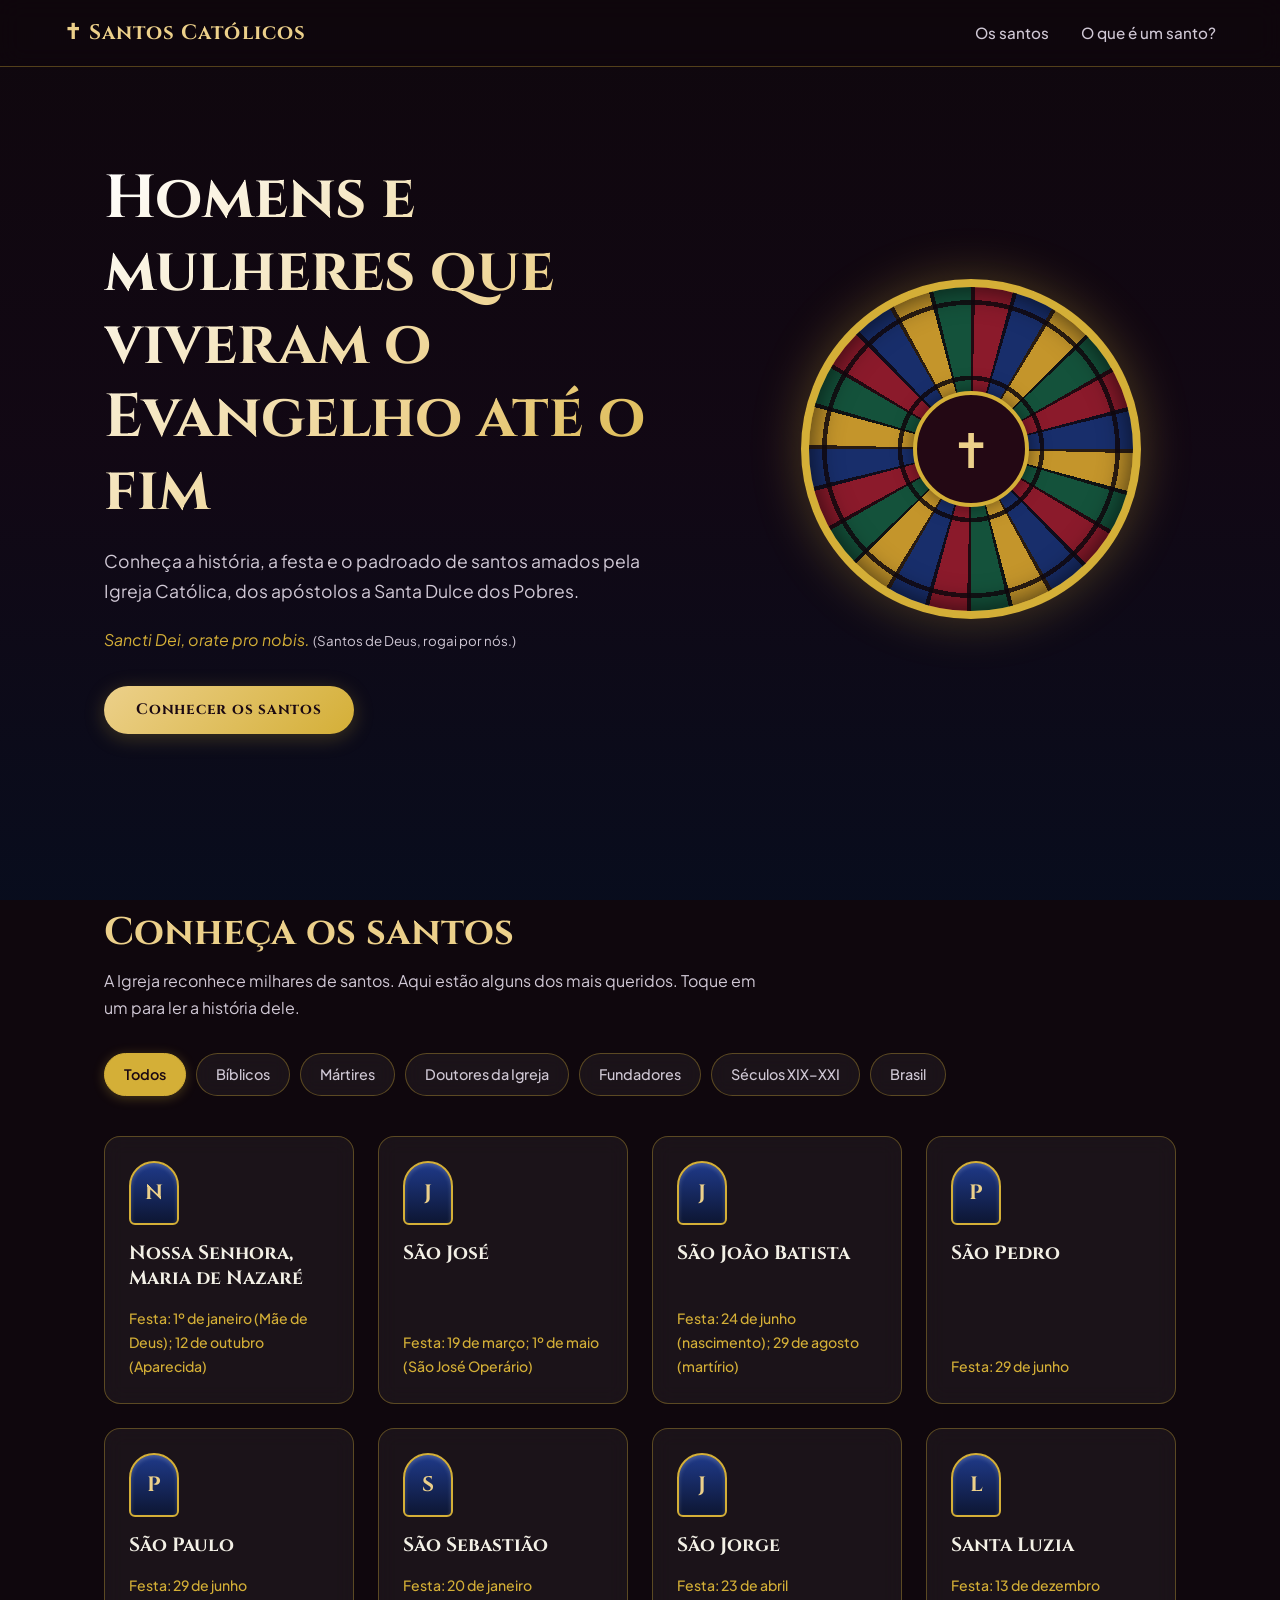
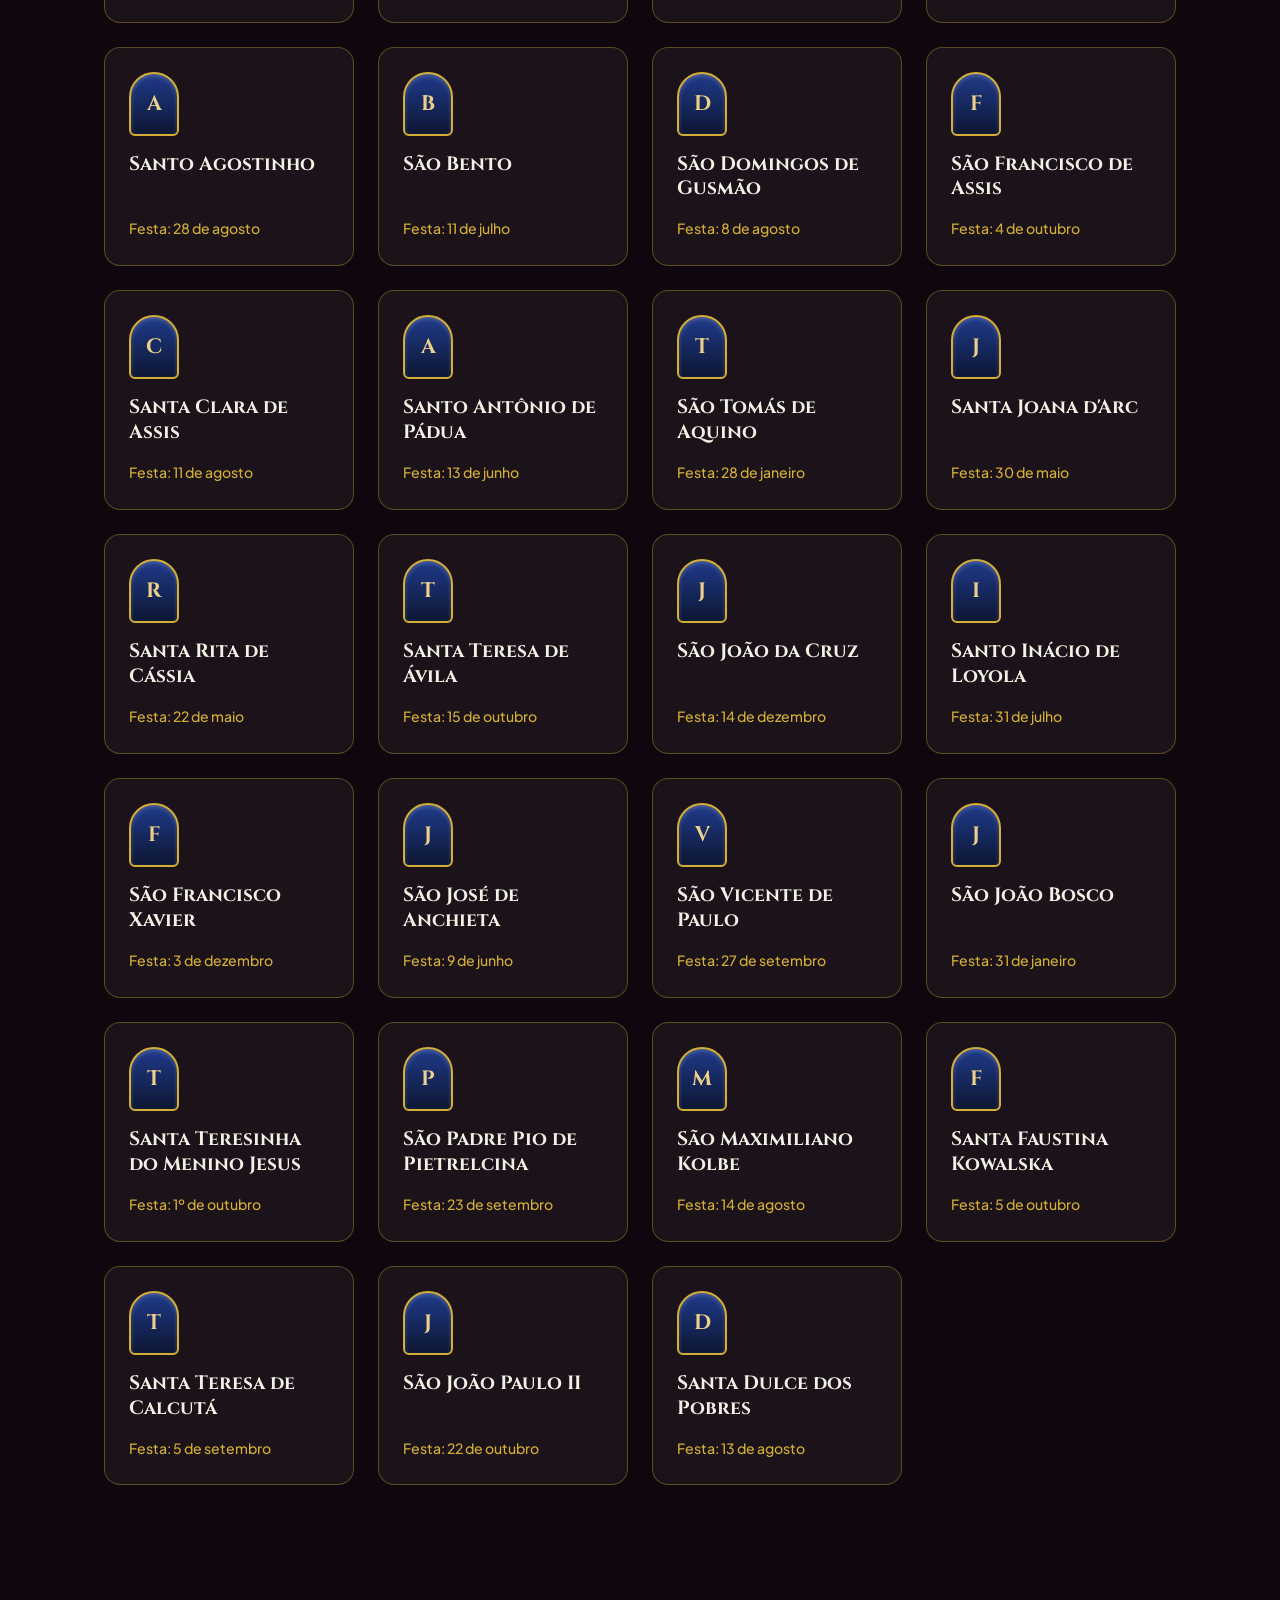
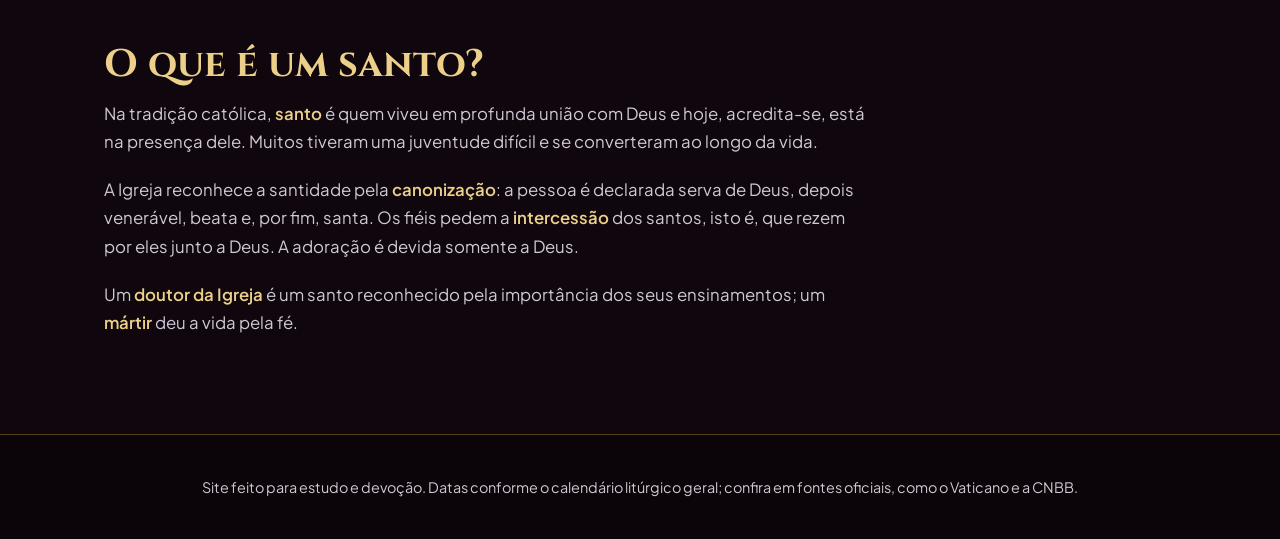
<file: index.html>
<!DOCTYPE html>
<html lang="pt-BR">
<head>
<meta charset="UTF-8">
<meta name="viewport" content="width=device-width, initial-scale=1">
<title>Santos Católicos</title>
<link rel="preconnect" href="https://fonts.googleapis.com">
<link rel="preconnect" href="https://fonts.gstatic.com" crossorigin>
<link href="https://fonts.googleapis.com/css2?family=Cinzel:wght@500;700&family=Plus+Jakarta+Sans:ital,wght@0,400;0,500;0,600;1,400&display=swap" rel="stylesheet">
<style>
:root {
  --bg-main: #0f070d;
  --bg-gradient: linear-gradient(180deg, #230814 0%, #120815 40%, #080d1e 100%);
  --surface: rgba(255, 255, 255, 0.05);
  --surface-hover: rgba(255, 255, 255, 0.1);
  --border-gold: rgba(212, 175, 55, 0.35);
  --border-gold-hover: rgba(236, 208, 138, 0.85);
  --gold-primary: #d4af37;
  --gold-light: #ecd08a;
  --gold-dark: #8c6d23;
  --text-main: #f3f0e6;
  --text-muted: #d0c8d5;
  --font-title: 'Cinzel', serif;
  --font-body: 'Plus Jakarta Sans', sans-serif;
  --radius-card: 16px;
  --radius-btn: 999px;
  --transition: all 0.3s cubic-bezier(0.16, 1, 0.3, 1);
}

* { box-sizing: border-box; margin: 0; padding: 0; }
html { scroll-behavior: smooth; }

body {
  color: var(--text-main);
  font: 400 1rem/1.7 var(--font-body);
  background-color: var(--bg-main);
  background-image: 
    linear-gradient(180deg, rgba(15, 7, 13, 0.82) 0%, rgba(18, 8, 21, 0.88) 50%, rgba(8, 13, 30, 0.95) 100%),
    url('https://images.unsplash.com/photo-1548625149-fc4a29cf7092?q=80&w=1920&auto=format&fit=crop');
  background-size: cover;
  background-position: center;
  background-repeat: no-repeat;
  background-attachment: fixed;
  min-height: 100vh;
}

:focus-visible {
  outline: 2px solid var(--gold-light);
  outline-offset: 4px;
}

/* Header */
header {
  position: sticky;
  top: 0;
  z-index: 100;
  display: flex;
  justify-content: space-between;
  align-items: center;
  padding: 1.2rem clamp(1.2rem, 5vw, 4rem);
  border-bottom: 1px solid var(--border-gold);
  background: rgba(15, 7, 13, 0.85);
  backdrop-filter: blur(12px);
  -webkit-backdrop-filter: blur(12px);
}

.marca {
  font: 700 1.3rem var(--font-title);
  color: var(--gold-light);
  text-decoration: none;
  letter-spacing: 0.05em;
  display: flex;
  align-items: center;
  gap: 0.5rem;
}

header nav { display: flex; gap: 2rem; }
header nav a {
  color: var(--text-muted);
  text-decoration: none;
  font-weight: 500;
  font-size: 0.95rem;
  transition: var(--transition);
}
header nav a:hover { color: var(--gold-light); }

/* Hero Section */
.hero {
  display: grid;
  grid-template-columns: 1.2fr 0.8fr;
  align-items: center;
  gap: 3rem;
  max-width: 1200px;
  margin: 0 auto;
  padding: clamp(3rem, 8vw, 6rem) clamp(1.2rem, 5vw, 4rem);
}

.hero h1 {
  font: 700 clamp(2.2rem, 5vw, 3.8rem)/1.2 var(--font-title);
  background: linear-gradient(135deg, #ffffff 0%, var(--gold-light) 60%, var(--gold-primary) 100%);
  -webkit-background-clip: text;
  -webkit-text-fill-color: transparent;
  margin-bottom: 1.2rem;
}

.hero p {
  color: var(--text-muted);
  font-size: 1.1rem;
  max-width: 36rem;
}

.lema {
  margin-top: 1.2rem;
  font-style: italic;
  color: var(--gold-primary);
  display: block;
}

.botao {
  display: inline-flex;
  align-items: center;
  justify-content: center;
  margin-top: 2rem;
  padding: 0.85rem 2rem;
  background: linear-gradient(135deg, var(--gold-light), var(--gold-primary));
  color: #1a0812;
  font: 700 0.95rem var(--font-title);
  letter-spacing: 0.05em;
  text-decoration: none;
  border-radius: var(--radius-btn);
  box-shadow: 0 4px 20px rgba(212, 175, 55, 0.25);
  transition: var(--transition);
}

.botao:hover {
  transform: translateY(-2px);
  box-shadow: 0 6px 28px rgba(212, 175, 55, 0.4);
  background: linear-gradient(135deg, #fff, var(--gold-light));
}

/* Vitral / Rosácea */
.rosa {
  justify-self: center;
  position: relative;
  width: min(75vw, 340px);
  aspect-ratio: 1;
  border-radius: 50%;
  border: 8px solid var(--gold-primary);
  background: repeating-conic-gradient(#8b1a2b 0 15deg, #182e6b 15deg 30deg, #c4952b 30deg 45deg, #14523b 45deg 60deg);
  box-shadow: 0 0 50px rgba(212, 175, 55, 0.3), inset 0 0 30px rgba(0,0,0,0.7);
  animation: luz 2s cubic-bezier(0.16, 1, 0.3, 1) both;
}

.rosa::before {
  content: "";
  position: absolute;
  inset: 0;
  border-radius: 50%;
  background: 
    repeating-conic-gradient(rgba(15, 7, 13, 0.85) 0 1.5deg, transparent 1.5deg 15deg),
    radial-gradient(circle, transparent 0 30%, rgba(15, 7, 13, 0.85) 30% 32%, transparent 32% 63%, rgba(15, 7, 13, 0.85) 63% 65%, transparent 65%);
}

.rosa span {
  position: absolute;
  inset: 32%;
  border-radius: 50%;
  background: #230814;
  border: 4px solid var(--gold-primary);
  display: grid;
  place-items: center;
  font-size: clamp(2rem, 6vw, 3rem);
  color: var(--gold-light);
  box-shadow: 0 0 20px rgba(0,0,0,0.5);
}

@keyframes luz {
  from { opacity: 0; transform: scale(0.85); }
  to { opacity: 1; transform: scale(1); }
}

/* Seções */
section {
  max-width: 1200px;
  margin: 0 auto;
  padding: clamp(3rem, 6vw, 5rem) clamp(1.2rem, 5vw, 4rem);
}

h2 {
  font: 700 clamp(1.8rem, 4vw, 2.4rem) var(--font-title);
  color: var(--gold-light);
  margin-bottom: 0.6rem;
}

.intro { color: var(--text-muted); max-width: 42rem; margin-bottom: 2rem; }

/* Filtros */
.filtros {
  display: flex;
  flex-wrap: wrap;
  gap: 0.6rem;
  margin-bottom: 2.5rem;
}

.filtros button {
  font: inherit;
  font-size: 0.9rem;
  font-weight: 500;
  color: var(--text-muted);
  background: var(--surface);
  backdrop-filter: blur(8px);
  -webkit-backdrop-filter: blur(8px);
  border: 1px solid var(--border-gold);
  padding: 0.5rem 1.2rem;
  border-radius: var(--radius-btn);
  cursor: pointer;
  transition: var(--transition);
}

.filtros button:hover {
  background: var(--surface-hover);
  color: var(--text-main);
  border-color: var(--gold-primary);
}

.filtros button[aria-pressed=true] {
  background: var(--gold-primary);
  color: #1a0812;
  border-color: var(--gold-primary);
  font-weight: 600;
  box-shadow: 0 2px 12px rgba(212, 175, 55, 0.3);
}

/* Grid de Santos */
.santos {
  display: grid;
  grid-template-columns: repeat(auto-fill, minmax(250px, 1fr));
  gap: 1.5rem;
}

.santo {
  text-align: left;
  font: inherit;
  color: inherit;
  cursor: pointer;
  background: var(--surface);
  backdrop-filter: blur(10px);
  -webkit-backdrop-filter: blur(10px);
  border: 1px solid var(--border-gold);
  border-radius: var(--radius-card);
  padding: 1.5rem;
  display: flex;
  flex-direction: column;
  gap: 1rem;
  transition: var(--transition);
}

.santo:hover {
  border-color: var(--border-gold-hover);
  transform: translateY(-4px);
  background: var(--surface-hover);
  box-shadow: 0 12px 30px rgba(0, 0, 0, 0.5);
}

.arco {
  width: 50px;
  height: 64px;
  border-radius: 25px 25px 6px 6px;
  border: 2px solid var(--gold-primary);
  display: grid;
  place-items: center;
  font: 700 1.3rem var(--font-title);
  color: var(--gold-light);
  background: linear-gradient(180deg, #1f3a8a 0%, #0d1633 100%);
  box-shadow: inset 0 2px 4px rgba(255, 255, 255, 0.2);
}

.santo h3 {
  font: 700 1.2rem/1.3 var(--font-title);
  color: var(--text-main);
}

.santo small {
  color: var(--gold-primary);
  font-size: 0.88rem;
  font-weight: 500;
  margin-top: auto;
}

/* Modal / Dialog */
dialog {
  margin: auto;
  width: min(90vw, 600px);
  max-height: 85vh;
  overflow-y: auto;
  background: #180913;
  color: var(--text-main);
  border: 1px solid var(--gold-primary);
  border-radius: var(--radius-card);
  padding: 2.2rem;
  box-shadow: 0 20px 50px rgba(0, 0, 0, 0.8);
}

dialog::backdrop {
  background: rgba(5, 2, 6, 0.85);
  backdrop-filter: blur(6px);
}

dialog h3 {
  font: 700 1.8rem/1.2 var(--font-title);
  color: var(--gold-light);
  margin: 1.2rem 0 0.4rem;
}

dialog p { margin-bottom: 1rem; }

.vida {
  color: var(--gold-primary);
  font-size: 0.95rem;
  font-weight: 500;
}

#dh { color: var(--text-muted); }

dialog dl {
  border-top: 1px solid var(--border-gold);
  padding-top: 1.2rem;
  margin-top: 1.2rem;
}

dt {
  font-family: var(--font-title);
  color: var(--gold-light);
  font-weight: 700;
  margin-top: 0.8rem;
}

dd { color: var(--text-muted); font-size: 0.95rem; }

.fechar {
  float: right;
  font: inherit;
  font-size: 0.85rem;
  background: transparent;
  color: var(--text-muted);
  border: 1px solid var(--border-gold);
  border-radius: var(--radius-btn);
  padding: 0.4rem 1rem;
  cursor: pointer;
  transition: var(--transition);
}

.fechar:hover {
  border-color: var(--gold-light);
  color: var(--gold-light);
}

/* Sobre */
.sobre p {
  max-width: 48rem;
  color: var(--text-muted);
  margin-bottom: 1.2rem;
  font-size: 1.05rem;
}

.sobre b { color: var(--gold-light); font-weight: 600; }

/* Footer */
footer {
  text-align: center;
  padding: 2.5rem 1rem;
  color: var(--text-muted);
  border-top: 1px solid var(--border-gold);
  font-size: 0.9rem;
  background: rgba(10, 4, 9, 0.75);
}

@media (max-width: 768px) {
  .hero { grid-template-columns: 1fr; text-align: center; gap: 2rem; }
  .hero p { margin: 0 auto; }
  .rosa { order: -1; width: min(60vw, 240px); }
  header { flex-direction: column; gap: 1rem; }
}

@media (prefers-reduced-motion: reduce) {
  html { scroll-behavior: auto; }
  .rosa { animation: none; }
  .santo, .botao, .filtros button { transition: none; }
}
</style>
</head>
<body>
<header>
  <a class="marca" href="#inicio">✝ Santos Católicos</a>
  <nav aria-label="Principal">
    <a href="#santos">Os santos</a>
    <a href="#sobre">O que é um santo?</a>
  </nav>
</header>
<main id="inicio">
  <div class="hero">
    <div>
      <h1>Homens e mulheres que viveram o Evangelho até o fim</h1>
      <p>Conheça a história, a festa e o padroado de santos amados pela Igreja Católica, dos apóstolos a Santa Dulce dos Pobres.</p>
      <span class="lema">Sancti Dei, orate pro nobis. <small style="color:var(--text-muted); font-style:normal;">(Santos de Deus, rogai por nós.)</small></span>
      <a class="botao" href="#santos">Conhecer os santos</a>
    </div>
    <div class="rosa" aria-hidden="true"><span>✝</span></div>
  </div>
  <section id="santos">
    <h2>Conheça os santos</h2>
    <p class="intro">A Igreja reconhece milhares de santos. Aqui estão alguns dos mais queridos. Toque em um para ler a história dele.</p>
    <div class="filtros" id="filtros" role="group" aria-label="Filtrar santos"></div>
    <div class="santos" id="lista"></div>
  </section>
  <section id="sobre" class="sobre">
    <h2>O que é um santo?</h2>
    <p>Na tradição católica, <b>santo</b> é quem viveu em profunda união com Deus e hoje, acredita-se, está na presença dele. Muitos tiveram uma juventude difícil e se converteram ao longo da vida.</p>
    <p>A Igreja reconhece a santidade pela <b>canonização</b>: a pessoa é declarada serva de Deus, depois venerável, beata e, por fim, santa. Os fiéis pedem a <b>intercessão</b> dos santos, isto é, que rezem por eles junto a Deus. A adoração é devida somente a Deus.</p>
    <p>Um <b>doutor da Igreja</b> é um santo reconhecido pela importância dos seus ensinamentos; um <b>mártir</b> deu a vida pela fé.</p>
  </section>
</main>
<footer>Site feito para estudo e devoção. Datas conforme o calendário litúrgico geral; confira em fontes oficiais, como o Vaticano e a CNBB.</footer>
<dialog id="det" aria-labelledby="dn">
  <button class="fechar" id="fechar" type="button">Fechar</button>
  <div class="arco" id="da" aria-hidden="true"></div>
  <h3 id="dn"></h3>
  <p class="vida" id="dv"></p>
  <p id="dh"></p>
  <dl>
    <dt>Festa litúrgica</dt>
    <dd id="df"></dd>
    <dt>Padroeiro(a) ou invocado(a) por</dt>
    <dd id="dp"></dd>
  </dl>
</dialog>
<script>
const D=[
"Nossa Senhora, Maria de Nazaré|Século I, Nazaré e Jerusalém|1º de janeiro (Mãe de Deus); 12 de outubro (Aparecida)|Mãe da Igreja; Nossa Senhora Aparecida é a padroeira do Brasil|Jovem de Nazaré, disse “sim” ao anjo Gabriel e tornou-se mãe de Jesus. Acompanhou o Filho até a cruz e esteve com os apóstolos em Pentecostes. É a mais venerada de todos os santos.|biblico,brasil",
"São José|Século I, Nazaré|19 de março; 1º de maio (São José Operário)|Igreja universal, famílias e trabalhadores|Carpinteiro de Nazaré, acolheu Maria e protegeu o Menino Jesus, inclusive na fuga para o Egito. O Evangelho o mostra como homem justo, que obedece a Deus em silêncio.|biblico",
"São João Batista|Século I, Judeia|24 de junho (nascimento); 29 de agosto (martírio)|Precursor de Cristo|Filho de Isabel e Zacarias, pregou a conversão no deserto e batizou Jesus no rio Jordão. Por denunciar o rei Herodes Antipas, foi preso e decapitado.|biblico,martir",
"São Pedro|Século I, Betsaida e Roma|29 de junho|Papas e pescadores|Pescador da Galileia, foi chamado por Jesus e recebeu o primeiro lugar entre os apóstolos. Liderou a Igreja nascente e foi martirizado em Roma, onde seu túmulo é venerado sob a Basílica de São Pedro, no Vaticano.|biblico,martir",
"São Paulo|c. 5–c. 64/67, Tarso e Roma|29 de junho|Missionários e escritores cristãos|Perseguiu os primeiros cristãos até se converter no caminho de Damasco. Fez longas viagens missionárias, fundou comunidades e escreveu cartas que formam grande parte do Novo Testamento. Foi martirizado em Roma.|biblico,martir",
"São Sebastião|m. c. 288, Roma|20 de janeiro|Padroeiro da cidade do Rio de Janeiro; atletas|Soldado romano que ajudava cristãos presos. Condenado à morte, foi atingido por flechas e sobreviveu, mas acabou sendo morto a pauladas. É muito venerado no Brasil.|martir,brasil",
"São Jorge|m. c. 303, Capadócia e Lida|23 de abril|Soldados e cavaleiros|Oficial do exército romano, recusou renegar a fé cristã na perseguição do imperador Diocleciano e foi martirizado. A lenda do cavaleiro que vence o dragão simboliza a vitória do bem sobre o mal.|martir",
"Santa Luzia|m. 304, Siracusa (Sicília)|13 de dezembro|Pessoas com problemas de visão|Jovem cristã de Siracusa, consagrou a vida a Deus e distribuiu seus bens aos pobres. Foi martirizada na perseguição de Diocleciano. Seu nome lembra “luz”.|martir",
"Santo Agostinho|354–430, Tagaste e Hipona (norte da África)|28 de agosto|Teólogos e estudiosos|Depois de uma juventude agitada e de buscar a verdade em várias filosofias, converteu-se. Tornou-se bispo de Hipona e escreveu as Confissões e A Cidade de Deus.|doutor",
"São Bento|c. 480–c. 547, Núrsia e Monte Cassino|11 de julho|Padroeiro da Europa|Deixou Roma para viver como eremita e depois fundou mosteiros. Sua Regra, com o lema “ora et labora” (reza e trabalha), organizou a vida monástica por séculos.|fundador",
"São Domingos de Gusmão|c. 1170–1221, Caleruega (Espanha) e Bolonha|8 de agosto|Astrônomos e pregadores|Padre espanhol que fundou a Ordem dos Pregadores, os dominicanos, para ensinar a fé com estudo e pregação. Difundiu a devoção ao Rosário.|fundador",
"São Francisco de Assis|1181/82–1226, Assis (Itália)|4 de outubro|Animais e ecologia|Filho de um rico comerciante, renunciou aos bens para viver o Evangelho com simplicidade. Fundou a Ordem dos Frades Menores e escreveu o Cântico das Criaturas.|fundador",
"Santa Clara de Assis|1193/94–1253, Assis (Itália)|11 de agosto|Televisão (Pio XII, 1958)|Inspirada por Francisco, deixou a casa da família e fundou as Damas Pobres, as clarissas. Viveu em clausura, em pobreza e oração.|fundador",
"Santo Antônio de Pádua|c. 1195–1231, Lisboa e Pádua|13 de junho|Pobres; na devoção popular, objetos perdidos e casamentos|Nascido em Lisboa, tornou-se franciscano e ficou famoso pela pregação e pelo conhecimento da Bíblia. Foi proclamado doutor da Igreja em 1946.|doutor",
"São Tomás de Aquino|c. 1225–1274, Roccasecca (Itália)|28 de janeiro|Estudantes e escolas católicas|Frade dominicano que uniu fé e razão na Suma Teológica, sua obra mais importante. É chamado de Doutor Angélico.|doutor",
"Santa Joana d'Arc|1412–1431, Domrémy e Rouen (França)|30 de maio|França e soldados|Camponesa que dizia ouvir vozes de santos e liderou tropas francesas na Guerra dos Cem Anos. Foi condenada e queimada aos 19 anos. Foi canonizada em 1920.|martir",
"Santa Rita de Cássia|c. 1381–1457, Roccaporena e Cássia (Itália)|22 de maio|Causas difíceis e impossíveis|Esposa e mãe, enfrentou perdas dolorosas e depois entrou para um mosteiro agostiniano. É lembrada como mulher de paz e perdão.|fundador",
"Santa Teresa de Ávila|1515–1582, Ávila (Espanha)|15 de outubro|Escritores e orantes|Carmelita que reformou sua ordem e fundou vários conventos. Escreveu O Castelo Interior e foi uma das primeiras mulheres declaradas doutoras da Igreja, em 1970.|doutor,fundador",
"São João da Cruz|1542–1591, Fontiveros e Úbeda (Espanha)|14 de dezembro|Poetas e místicos|Frade carmelita que ajudou Teresa de Ávila na reforma da ordem. Foi preso por isso e escreveu poemas místicos famosos, como Noite Escura. É doutor da Igreja.|doutor",
"Santo Inácio de Loyola|1491–1556, Loyola (Espanha) e Roma|31 de julho|Retiros espirituais e jesuítas|Soldado ferido em batalha, converteu-se durante a recuperação. Escreveu os Exercícios Espirituais e fundou a Companhia de Jesus, os jesuítas.|fundador",
"São Francisco Xavier|1506–1552, Navarra (Espanha) e China|3 de dezembro|Missões (copadroeiro)|Companheiro de Inácio de Loyola, foi missionário na Índia, no Sudeste Asiático e no Japão, batizando milhares de pessoas. Morreu perto da China.|fundador",
"São José de Anchieta|1534–1597, Tenerife (Espanha) e Brasil|9 de junho|Professores e catequistas no Brasil|Jesuíta que veio ao Brasil em 1553 e participou da fundação de São Paulo, em 1554. Aprendeu o tupi, escreveu uma gramática da língua e poemas. Foi canonizado em 2014.|brasil,fundador",
"São Vicente de Paulo|1581–1660, França|27 de setembro|Obras de caridade|Padre francês que se dedicou aos pobres, aos doentes e aos presos. Fundou os lazaristas e, com Luísa de Marillac, as Filhas da Caridade. Inspirou a Sociedade de São Vicente de Paulo.|fundador",
"São João Bosco|1815–1888, Turim (Itália)|31 de janeiro|Jovens e estudantes|Padre italiano que acolheu jovens pobres e abandonados com oratórios, escolas e oficinas. Fundou os salesianos, presentes em muitos colégios no Brasil.|fundador",
"Santa Teresinha do Menino Jesus|1873–1897, Lisieux (França)|1º de outubro|Missões (copadroeira)|Entrou no Carmelo muito jovem e morreu aos 24 anos. Em História de uma Alma ensina o “pequeno caminho”: santidade nas coisas simples feitas com amor. Doutora da Igreja desde 1997.|doutor,moderno",
"São Padre Pio de Pietrelcina|1887–1968, Pietrelcina e San Giovanni Rotondo (Itália)|23 de setembro|Voluntários da proteção civil|Frade capuchinho que passava horas no confessionário e dizia carregar as chagas de Cristo. Fundou um hospital para os pobres. Foi canonizado em 2002.|moderno",
"São Maximiliano Kolbe|1894–1941, Polônia e Auschwitz|14 de agosto|Famílias e prisioneiros|Frade franciscano polonês preso em Auschwitz. Ofereceu-se para morrer no lugar de outro prisioneiro, pai de família. Foi canonizado em 1982.|martir,moderno",
"Santa Faustina Kowalska|1905–1938, Polônia|5 de outubro|Devotos da Divina Misericórdia|Freira polonesa que registrou em um diário suas experiências espirituais, de onde nasceu a devoção à Divina Misericórdia. Foi canonizada em 2000.|moderno",
"Santa Teresa de Calcutá|1910–1997, Escópia e Calcutá (Índia)|5 de setembro|Serviço aos mais pobres|Fundou em 1950 as Missionárias da Caridade para cuidar dos mais pobres. Recebeu o Nobel da Paz em 1979 e foi canonizada em 2016.|fundador,moderno",
"São João Paulo II|1920–2005, Wadowice (Polônia) e Vaticano|22 de outubro|Jornadas Mundiais da Juventude e famílias|Karol Wojtyła foi papa de 1978 a 2005, um dos pontificados mais longos da história. Viajou pelo mundo, criou as Jornadas Mundiais da Juventude e foi canonizado em 2014.|moderno",
"Santa Dulce dos Pobres|1914–1992, Salvador (Brasil)|13 de agosto|Pobres e doentes|Irmã Dulce dedicou a vida aos pobres e doentes de Salvador e fundou as Obras Sociais Irmã Dulce. É a primeira santa nascida no Brasil, canonizada em 2019.|brasil,fundador,moderno"
].map(l=>{const p=l.split("|");return{n:p[0],v:p[1],f:p[2],pd:p[3],h:p[4],g:p[5].split(",")}});

const G=[["todos","Todos"],["biblico","Bíblicos"],["martir","Mártires"],["doutor","Doutores da Igreja"],["fundador","Fundadores"],["moderno","Séculos XIX–XXI"],["brasil","Brasil"]];
const $=id=>document.getElementById(id),fl=$("filtros"),ls=$("lista"),dg=$("det");let at="todos";
const ini=n=>n.replace(/^(Nossa Senhora|Santa|Santo|São)\s+(de\s+|do\s+|da\s+)?/,"").charAt(0);

function filtros(){
  fl.innerHTML="";
  G.forEach(([id,nome])=>{
    const b=document.createElement("button");
    b.type="button";
    b.textContent=nome;
    b.setAttribute("aria-pressed",id===at);
    b.onclick=()=>{at=id;filtros();lista()};
    fl.appendChild(b);
  });
}

function lista(){
  ls.innerHTML="";
  D.filter(s=>at==="todos"||s.g.includes(at)).forEach(s=>{
    const c=document.createElement("button");
    c.type="button";
    c.className="santo";
    c.innerHTML='<div class="arco" aria-hidden="true">'+ini(s.n)+'</div><div><h3>'+s.n+'</h3></div><small>Festa: '+s.f+'</small>';
    c.onclick=()=>{
      $("da").textContent=ini(s.n);
      $("dn").textContent=s.n;
      $("dv").textContent=s.v;
      $("dh").textContent=s.h;
      $("df").textContent=s.f;
      $("dp").textContent=s.pd;
      dg.showModal();
    };
    ls.appendChild(c);
  });
}

$("fechar").onclick=()=>dg.close();
dg.onclick=e=>{if(e.target===dg)dg.close()};
filtros();
lista();
</script>
</body>
</html>
</file>
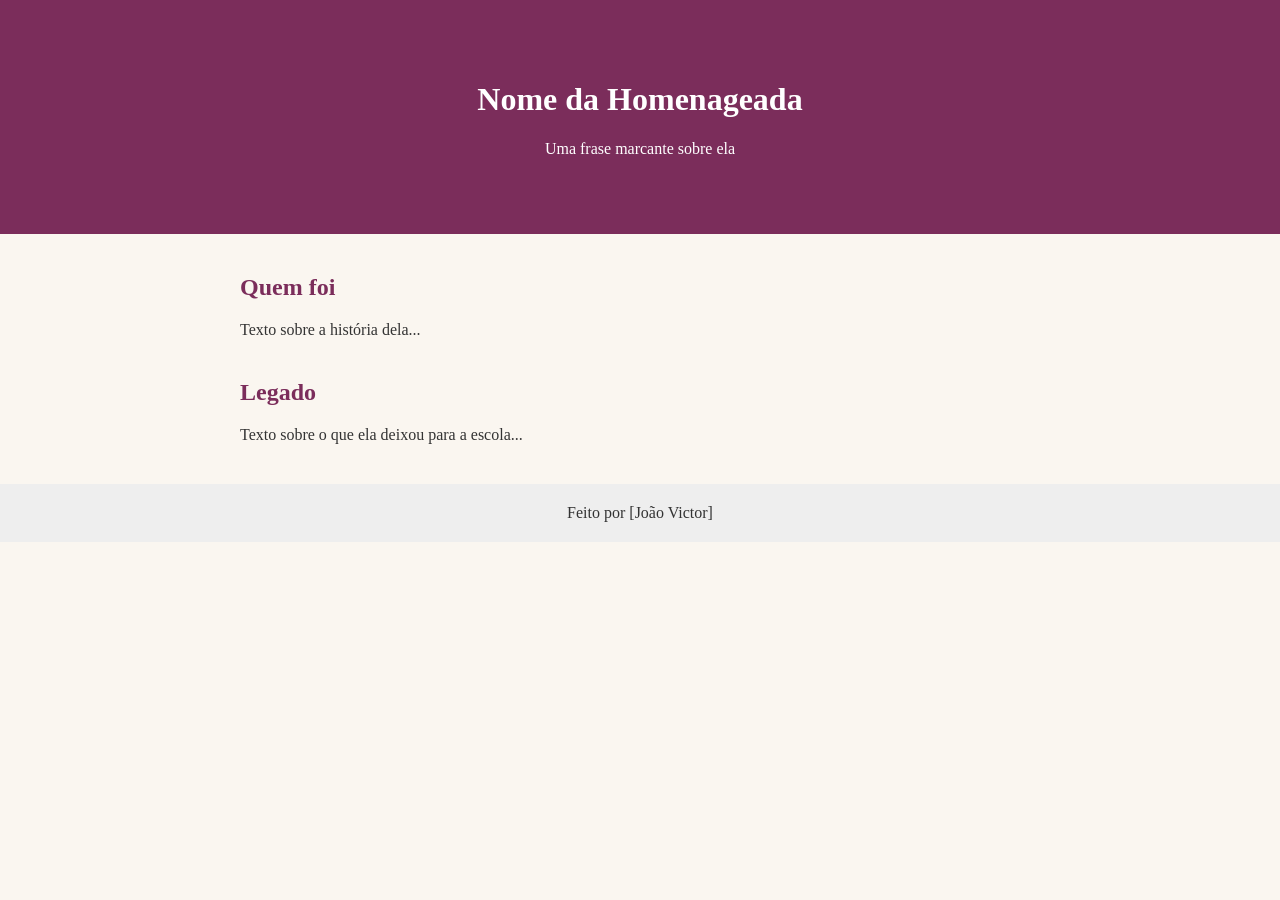
<file: templates/index.html>
<!DOCTYPE html>
<html lang="pt-br">
<head>
  <meta charset="UTF-8">
  <meta name="viewport" content="width=device-width, initial-scale=1">
  <title>Homenagem</title>
 <link rel="stylesheet" href="/static/style.css">
<body>
  <header>
    <h1>Nome da Homenageada</h1>
    <p>Uma frase marcante sobre ela</p>
  </header>
  <main>
    <section>
      <h2>Quem foi</h2>
      <p>Texto sobre a história dela...</p>
    </section>
    <section>
      <h2>Legado</h2>
      <p>Texto sobre o que ela deixou para a escola...</p>
    </section>
  </main>
  <footer>Feito por [João Victor]</footer>
</body>
</html>
</file>
<file: static/style.css>
body { font-family: Georgia, serif; margin: 0; background: #faf6f0; color: #333; }
header { background: #7b2d5b; color: white; text-align: center; padding: 60px 20px; }
main { max-width: 800px; margin: 40px auto; padding: 0 20px; }
section { margin-bottom: 40px; }
h2 { color: #7b2d5b; }
footer { text-align: center; padding: 20px; background: #eee; }
</file>
